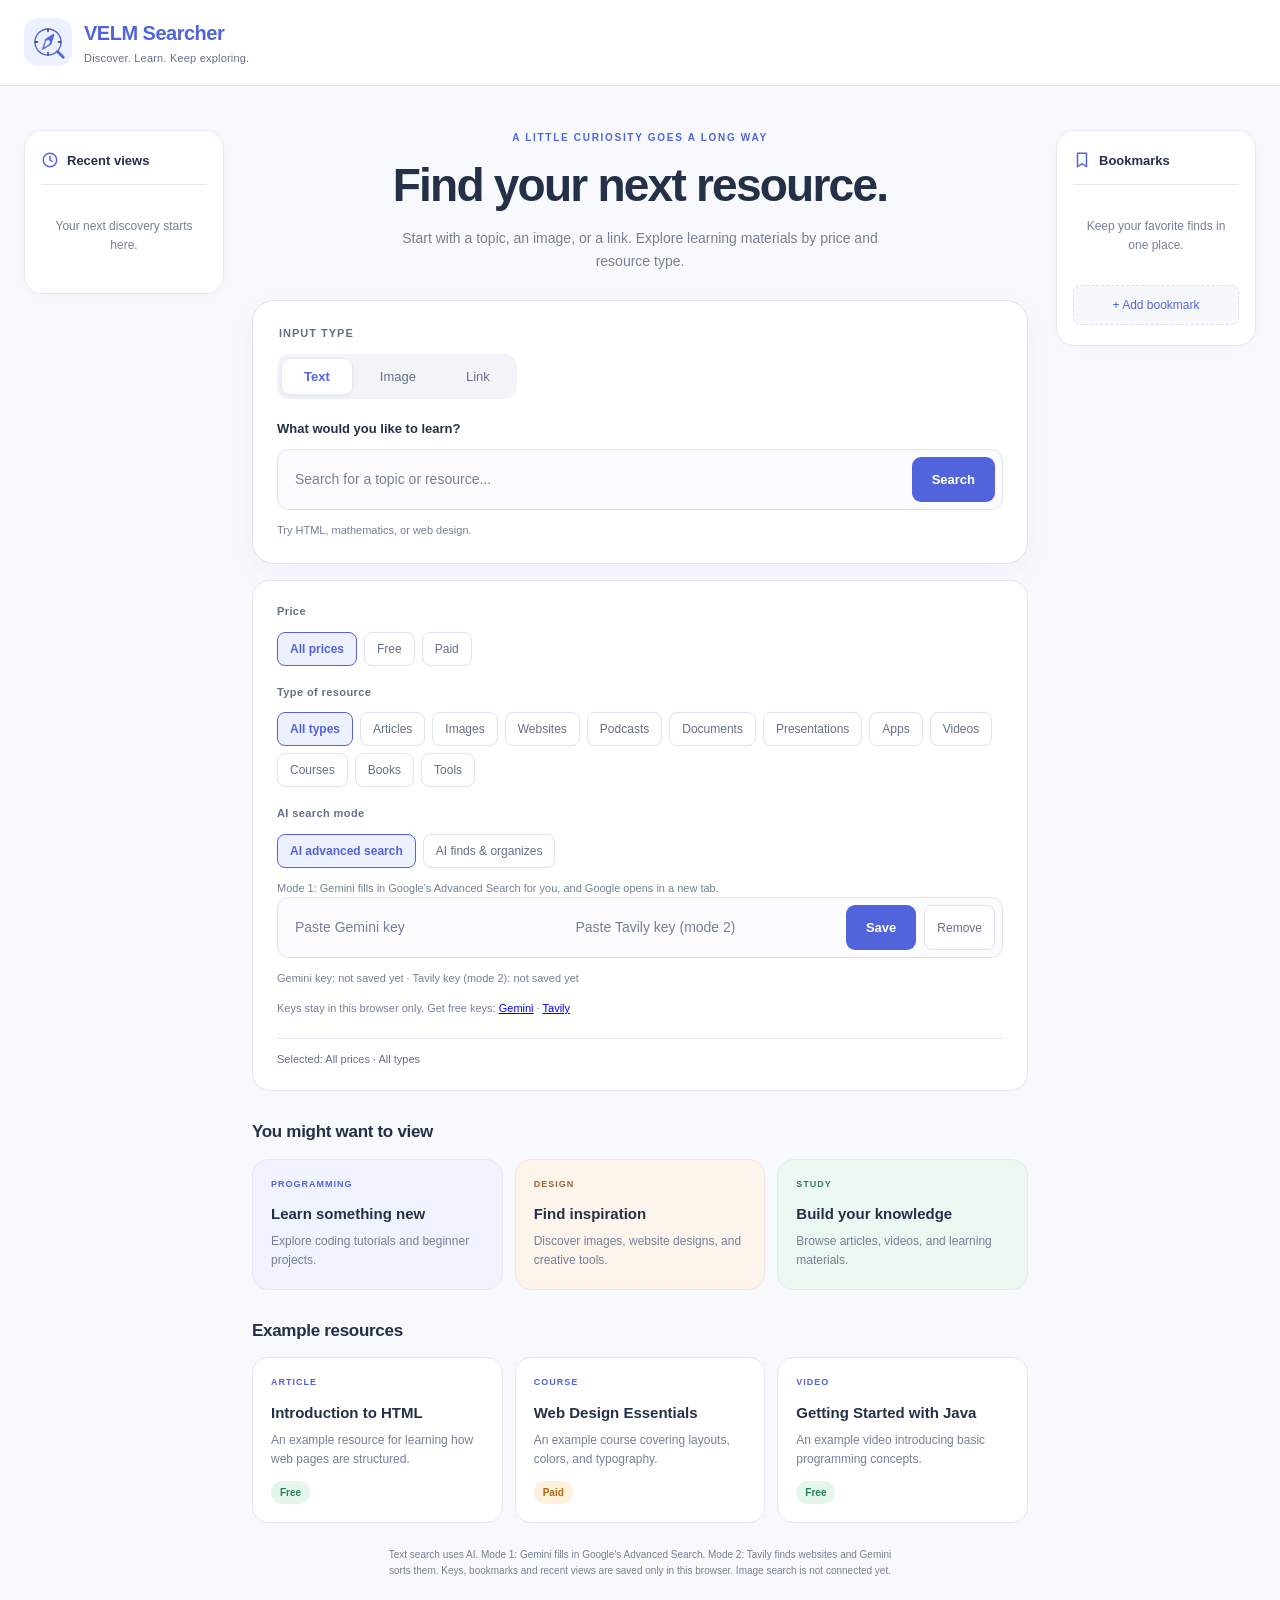
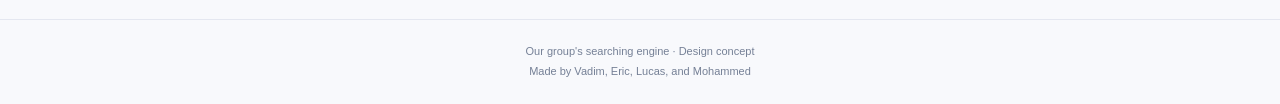
<file: Advanced Searcher/HTML.html>
<!DOCTYPE html>
<html lang="en">
<head>
  <meta charset="UTF-8">
  <meta name="viewport" content="width=device-width, initial-scale=1.0">
  <title>VELM Searcher</title>

  <link rel="stylesheet" href="resource-search.css">
  <link rel="stylesheet" href="animations.css">
</head>

<body>
  <a class="skip-link" href="#main-content">Skip to search</a>

  <header>
    <div class="brand">
      <span class="brand-icon" aria-hidden="true">
        <svg viewBox="0 0 80 80" focusable="false">
          <circle cx="40" cy="40" r="29"/>
          <path d="M61 61 L74 74" stroke-width="6"/>
          <path
            class="secondary"
            d="M40 11 V17 M40 63 V69 M11 40 H17 M63 40 H69"
          />
          <path d="M52 24 L45 45 L28 56 L35 35 Z"/>
          <path d="M52 24 L35 35 L45 45 Z" fill="#5264db"/>
          <circle cx="40" cy="40" r="3" fill="white" stroke="white"/>
        </svg>
      </span>

      <span>
        VELM Searcher
        <small class="brand-tagline">
          Discover. Learn. Keep exploring.
        </small>
      </span>
    </div>
  </header>

  <div class="page-layout">
    <!-- Left sidebar -->
    <aside class="sidebar" aria-labelledby="recent-heading">
      <h2 class="sidebar-heading" id="recent-heading">
        <svg viewBox="0 0 24 24" aria-hidden="true">
          <circle cx="12" cy="12" r="9"/>
          <path d="M12 7 V12 L15 14"/>
        </svg>
        Recent views
      </h2>

      <p class="sidebar-empty" id="recent-empty">
        Your next discovery starts here.
      </p>

      <ul class="link-list" id="recent-list"></ul>
    </aside>

    <!-- Main content -->
    <main id="main-content">
      <p class="eyebrow">A LITTLE CURIOSITY GOES A LONG WAY</p>

      <h1>Find your next resource.</h1>

      <p class="subtitle">
        Start with a topic, an image, or a link.
        Explore learning materials by price and resource type.
      </p>

      <section class="search-panel" aria-label="Search inputs">
        <fieldset class="input-type">
          <legend>Input type</legend>

          <input
            class="type-radio"
            type="radio"
            name="input-type"
            id="type-text"
            value="text"
            checked
          >

          <input
            class="type-radio"
            type="radio"
            name="input-type"
            id="type-image"
            value="image"
          >

          <input
            class="type-radio"
            type="radio"
            name="input-type"
            id="type-link"
            value="link"
          >

          <div class="input-type-options">
            <label class="type-option" for="type-text">Text</label>
            <label class="type-option" for="type-image">Image</label>
            <label class="type-option" for="type-link">Link</label>
          </div>

          <!-- Text search -->
          <div class="input-panel text-panel">
            <label class="field-label" for="text-search">
              What would you like to learn?
            </label>

            <form class="search-box" id="text-form">
              <input
                class="search-input"
                id="text-search"
                type="search"
                placeholder="Search for a topic or resource..."
                aria-describedby="text-help"
                required
              >

              <button class="search-button" type="submit">
                Search
              </button>
            </form>

            <p class="input-help" id="text-help">
              Try HTML, mathematics, or web design.
            </p>
          </div>

          <!-- Image search -->
          <div class="input-panel image-panel">
            <div class="upload-area">
              <label class="field-label" for="image-search">
                Choose a picture or image
              </label>

              <p>Select a picture, screenshot, or diagram.</p>

              <input
                class="image-input"
                id="image-search"
                type="file"
                accept="image/*"
                aria-describedby="image-help"
              >
            </div>

            <div class="image-actions">
              <button class="search-button" type="button" disabled>
                Search with image
              </button>
            </div>

            <p class="input-help" id="image-help">
              Image selection is available; uploading is not connected.
            </p>
          </div>

          <!-- Link search -->
          <div class="input-panel link-panel">
            <label class="field-label" for="link-search">
              Paste a resource link
            </label>

            <!-- JavaScript adds https:// when necessary. -->
            <form class="search-box" id="link-form" novalidate>
              <input
                class="search-input"
                id="link-search"
                type="url"
                placeholder="https://example.com/resource"
                aria-describedby="link-help"
                required
              >

              <button class="search-button" type="submit">
                Search with link
              </button>
            </form>

            <p class="input-help" id="link-help">
              Enter a website, article, video, or document link.
            </p>

            <div class="link-preview" id="link-preview" hidden></div>
          </div>
        </fieldset>

        <p class="search-status" id="search-status" role="status"></p>

        <!-- Mode 1 writes what Gemini filled in here. -->
        <p class="input-help" id="ai-filled" hidden></p>
      </section>

      <!-- Filters -->
      <section class="filters" aria-label="Resource preferences">
        <div class="filter-group">
          <h2 class="filter-label" id="price-label">Price</h2>

          <div
            class="options"
            id="price-options"
            role="group"
            aria-labelledby="price-label"
            data-filter="price"
          >
            <button
              class="option selected"
              type="button"
              data-value="all"
              aria-pressed="true"
            >
              All prices
            </button>

            <button
              class="option"
              type="button"
              data-value="free"
              aria-pressed="false"
            >
              Free
            </button>

            <button
              class="option"
              type="button"
              data-value="paid"
              aria-pressed="false"
            >
              Paid
            </button>
          </div>
        </div>

        <div class="filter-group">
          <h2 class="filter-label" id="resource-label">
            Type of resource
          </h2>

          <div
            class="options"
            id="resource-options"
            role="group"
            aria-labelledby="resource-label"
            data-filter="type"
          >
            <button class="option selected" type="button"
                    data-value="all" aria-pressed="true">
              All types
            </button>

            <button class="option" type="button"
                    data-value="articles" aria-pressed="false">
              Articles
            </button>

            <button class="option" type="button"
                    data-value="images" aria-pressed="false">
              Images
            </button>

            <button class="option" type="button"
                    data-value="websites" aria-pressed="false">
              Websites
            </button>

            <button class="option" type="button"
                    data-value="podcasts" aria-pressed="false">
              Podcasts
            </button>

            <button class="option" type="button"
                    data-value="documents" aria-pressed="false">
              Documents
            </button>

            <button class="option" type="button"
                    data-value="presentations" aria-pressed="false">
              Presentations
            </button>

            <button class="option" type="button"
                    data-value="apps" aria-pressed="false">
              Apps
            </button>

            <button class="option" type="button"
                    data-value="videos" aria-pressed="false">
              Videos
            </button>

            <button class="option" type="button"
                    data-value="courses" aria-pressed="false">
              Courses
            </button>

            <button class="option" type="button"
                    data-value="books" aria-pressed="false">
              Books
            </button>

            <button class="option" type="button"
                    data-value="tools" aria-pressed="false">
              Tools
            </button>
          </div>
        </div>

        <!-- AI: the two search modes and the keys. JS (mode.js, keys.js, demo.js) uses these ids. -->
        <div class="filter-group" id="ai-group">
          <h2 class="filter-label" id="ai-label">AI search mode</h2>

          <div
            class="options"
            id="mode-options"
            role="group"
            aria-labelledby="ai-label"
          >
            <button class="option selected" type="button"
                    data-value="advanced" aria-pressed="true">
              AI advanced search
            </button>

            <button class="option" type="button"
                    data-value="organize" aria-pressed="false">
              AI finds &amp; organizes
            </button>
          </div>

          <p class="input-help" id="mode-help"></p>

          <!-- Keys are saved only in this browser (localStorage), never in the code. -->
          <form class="search-box" id="key-form" autocomplete="off">
            <input
              class="search-input"
              id="gemini-key"
              type="password"
              placeholder="Paste Gemini key"
              aria-label="Gemini API key"
            >

            <input
              class="search-input"
              id="tavily-key"
              type="password"
              placeholder="Paste Tavily key (mode 2)"
              aria-label="Tavily API key"
            >

            <button class="search-button" type="submit">Save</button>
            <button class="option" type="button" id="key-remove">Remove</button>
          </form>

          <p class="input-help" id="key-status" role="status"></p>

          <p class="input-help">
            Keys stay in this browser only. Get free keys:
            <a href="https://aistudio.google.com/apikey" target="_blank" rel="noopener">Gemini</a> ·
            <a href="https://app.tavily.com/" target="_blank" rel="noopener">Tavily</a>
          </p>
        </div>

        <p class="selection-summary" id="selection-summary" role="status">
          Selected: All prices · All types
        </p>
      </section>

      <!-- Results area: the sample cards show until the first mode 2 search,
           then organize.js replaces everything inside #results. -->
      <div id="results">
      <!-- Suggestions -->
      <section aria-labelledby="suggestions-heading">
        <h2 class="section-heading" id="suggestions-heading">
          You might want to view
        </h2>

        <div class="resources">
          <article class="resource-card">
            <div class="resource-type">PROGRAMMING</div>
            <h3>Learn something new</h3>
            <p>Explore coding tutorials and beginner projects.</p>
          </article>

          <article class="resource-card">
            <div class="resource-type">DESIGN</div>
            <h3>Find inspiration</h3>
            <p>Discover images, website designs, and creative tools.</p>
          </article>

          <article class="resource-card">
            <div class="resource-type">STUDY</div>
            <h3>Build your knowledge</h3>
            <p>Browse articles, videos, and learning materials.</p>
          </article>
        </div>
      </section>

      <!-- Sample resources -->
      <section aria-labelledby="examples-heading">
        <h2 class="section-heading" id="examples-heading">
          Example resources
        </h2>

        <div class="resources">
          <article class="resource-card">
            <div class="resource-type">ARTICLE</div>
            <h3>Introduction to HTML</h3>
            <p>
              An example resource for learning how web pages
              are structured.
            </p>
            <span class="badge free">Free</span>
          </article>

          <article class="resource-card">
            <div class="resource-type">COURSE</div>
            <h3>Web Design Essentials</h3>
            <p>
              An example course covering layouts, colors,
              and typography.
            </p>
            <span class="badge paid">Paid</span>
          </article>

          <article class="resource-card">
            <div class="resource-type">VIDEO</div>
            <h3>Getting Started with Java</h3>
            <p>
              An example video introducing basic
              programming concepts.
            </p>
            <span class="badge free">Free</span>
          </article>
        </div>
      </section>
      </div>

      <p class="note">
        Text search uses AI. Mode 1: Gemini fills in Google's Advanced Search.
        Mode 2: Tavily finds websites and Gemini sorts them.
        Keys, bookmarks and recent views are saved only in this browser.
        Image search is not connected yet.
      </p>
    </main>

    <!-- Right sidebar -->
    <aside class="sidebar" aria-labelledby="bookmarks-heading">
      <h2 class="sidebar-heading" id="bookmarks-heading">
        <svg viewBox="0 0 24 24" aria-hidden="true">
          <path d="M6 3 H18 V21 L12 17 L6 21 Z"/>
        </svg>
        Bookmarks
      </h2>

      <p class="sidebar-empty" id="bookmark-empty">
        Keep your favorite finds in one place.
      </p>

      <ul class="link-list" id="bookmark-list"></ul>

      <button
        class="option add-button"
        type="button"
        id="add-bookmark"
      >
        + Add bookmark
      </button>
    </aside>
  </div>

  <!-- Bookmark dialog -->
  <dialog id="bookmark-dialog" aria-labelledby="bookmark-dialog-title">
    <form id="bookmark-form" novalidate>
      <h2 class="filter-label" id="bookmark-dialog-title">
        Add a bookmark
      </h2>

      <label class="field-label" for="bookmark-name">
        Name (optional)
      </label>

      <input
        id="bookmark-name"
        type="text"
        placeholder="AniList"
      >

      <label class="field-label" for="bookmark-url">
        Address
      </label>

      <input
        id="bookmark-url"
        type="url"
        placeholder="anilist.co"
        required
      >

      <p class="search-status" id="bookmark-error" role="alert"></p>

      <div class="dialog-actions">
        <button class="option" type="button" id="bookmark-cancel">
          Cancel
        </button>

        <button class="search-button" type="submit">
          Add
        </button>
      </div>
    </form>
  </dialog>

  <!-- JavaScript fills and positions the bookmark hover preview. -->
  <div class="preview-card" id="preview-card" hidden></div>

  <footer>
    Our group's searching engine · Design concept
    <br>
    Made by Vadim, Eric, Lucas, and Mohammed
  </footer>

  <!-- Run this page through Live Preview to load JavaScript modules. -->
  <script type="module" src="js/app.js"></script>
</body>
</html>
</file>
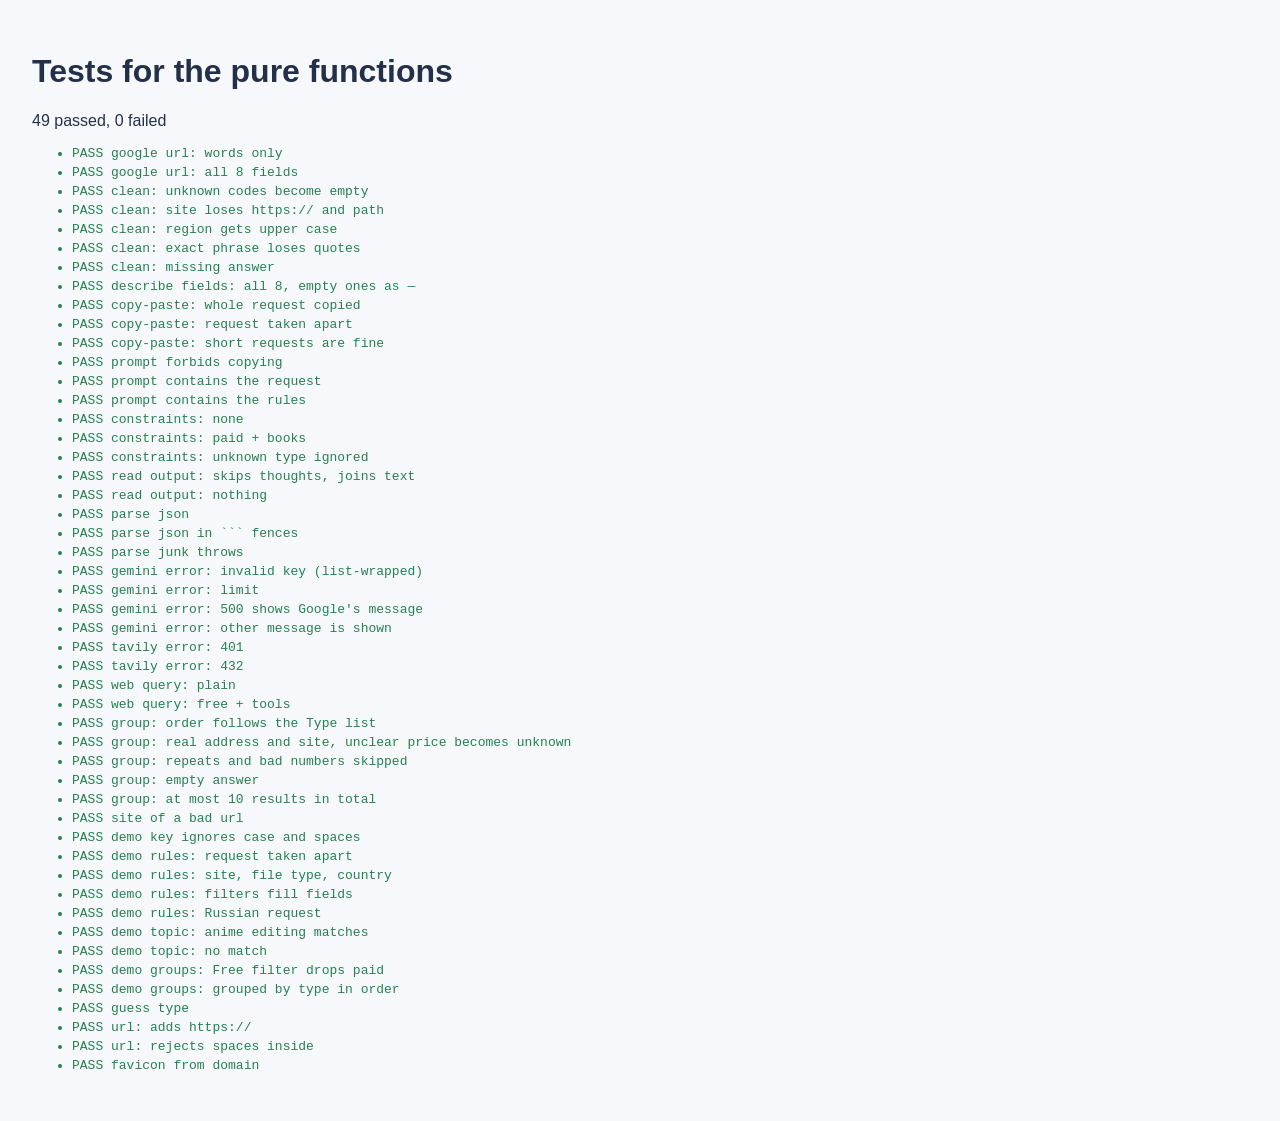
<file: Advanced Searcher/tests.html>
<!DOCTYPE html>
<html lang="en">
<head>
  <meta charset="UTF-8">
  <title>VELM Searcher tests</title>
  <style>
    body { font-family: Arial, sans-serif; padding: 24px; background: #f6f8fc; color: #243047; }
    li { margin: 4px 0; font-family: Consolas, monospace; font-size: 13px; }
    .pass { color: #278051; }
    .fail { color: #b3261e; font-weight: bold; }
  </style>
</head>
<body>
  <h1>Tests for the pure functions</h1>
  <p id="total">Running…</p>
  <ul id="results"></ul>

  <script type="module">
    import { buildGoogleUrl, cleanFields, describeFields, buildFieldsPrompt, isCopyPaste } from "./js/search.js";
    import { readOutputText, parseJsonAnswer, geminiErrorMessage } from "./js/ai.js";
    import { tavilyErrorMessage } from "./js/tavily.js";
    import { buildWebQuery, groupResults, siteOf } from "./js/organize.js";
    import { describeConstraints } from "./js/filters.js";
    import { demoKey, ruleFields, preparedFor, groupDemoItems, guessType } from "./js/demo.js";
    import { normalizeUrl, faviconUrl } from "./js/bookmarks.js";

    const results = document.querySelector("#results");
    let passed = 0;
    let failed = 0;

    function check(name, actual, expected) {
      const ok = JSON.stringify(actual) === JSON.stringify(expected);
      ok ? passed++ : failed++;
      const row = document.createElement("li");
      row.className = ok ? "pass" : "fail";
      row.textContent = ok
        ? `PASS  ${name}`
        : `FAIL  ${name}: expected ${JSON.stringify(expected)}, got ${JSON.stringify(actual)}`;
      results.append(row);
    }

    function throws(fn) {
      try { fn(); return false; } catch { return true; }
    }

    const empty = { allWords: "", exactPhrase: "", noneOfWords: "", site: "", fileType: "", lastUpdate: "", language: "", region: "" };
    const noFilters = { price: "all", type: "all" };

    // ---- search.js (mode 1) ----
    check("google url: words only",
      buildGoogleUrl({ ...empty, allWords: "anime editing" }),
      "https://www.google.com/search?as_q=anime+editing");
    check("google url: all 8 fields",
      buildGoogleUrl({ allWords: "editor", exactPhrase: "free", noneOfWords: "reddit", site: "github.com",
                       fileType: "pdf", lastUpdate: "y", language: "en", region: "CA" }),
      "https://www.google.com/search?as_q=editor&as_epq=free&as_eq=reddit&as_sitesearch=github.com&as_filetype=pdf&as_qdr=y&lr=lang_en&cr=countryCA");
    check("clean: unknown codes become empty",
      cleanFields({ allWords: " a  b ", fileType: "docx", lastUpdate: "z", language: "xx", region: "zz" }),
      { ...empty, allWords: "a b" });
    check("clean: site loses https:// and path",
      cleanFields({ allWords: "x", site: "https://www.YouTube.com/watch?v=1" }).site,
      "www.youtube.com");
    check("clean: region gets upper case", cleanFields({ allWords: "x", region: "ca" }).region, "CA");
    check("clean: exact phrase loses quotes", cleanFields({ allWords: "x", exactPhrase: "\"free\"" }).exactPhrase, "free");
    check("clean: missing answer", cleanFields(null), empty);
    check("describe fields: all 8, empty ones as —",
      describeFields({ ...empty, allWords: "editor", exactPhrase: "free", lastUpdate: "y", language: "en" }),
      "all these words: editor · exact phrase: “free” · none of these words: — · site: — · file type: — · last update: past year · language: en · region: —");
    check("copy-paste: whole request copied",
      isCopyPaste({ ...empty, allWords: "Free anime editing software!", language: "en" }, "free anime editing software"), true);
    check("copy-paste: request taken apart",
      isCopyPaste({ ...empty, allWords: "anime editing software", exactPhrase: "free" }, "free anime editing software"), false);
    check("copy-paste: short requests are fine",
      isCopyPaste({ ...empty, allWords: "frieren" }, "frieren"), false);
    check("prompt forbids copying", buildFieldsPrompt("x", noFilters).includes("Do NOT copy the request into allWords"), true);
    check("prompt contains the request", buildFieldsPrompt("frieren", noFilters).includes("User request: frieren"), true);
    check("prompt contains the rules",
      buildFieldsPrompt("x", { price: "free", type: "videos" }).includes("Only free resources. Only resources of type: videos."), true);

    // ---- filters.js ----
    check("constraints: none", describeConstraints(noFilters), []);
    check("constraints: paid + books", describeConstraints({ price: "paid", type: "books" }),
      ["Only paid resources.", "Only resources of type: books."]);
    check("constraints: unknown type ignored", describeConstraints({ price: "all", type: "nonsense" }), []);

    // ---- ai.js ----
    // The reply shape below is Google's documented example for the Interactions API.
    const reply = { status: "completed", steps: [
      { type: "thought", summary: [] },
      { type: "model_output", content: [{ type: "text", text: "{\"allWords\":" }, { type: "text", text: "\"x\"}" }] },
    ] };
    check("read output: skips thoughts, joins text", readOutputText(reply), "{\"allWords\":\"x\"}");
    check("read output: nothing", readOutputText({}), "");
    check("parse json", parseJsonAnswer("{\"a\":1}"), { a: 1 });
    check("parse json in ``` fences", parseJsonAnswer("```json\n{\"a\":1}\n```"), { a: 1 });
    check("parse junk throws", throws(() => parseJsonAnswer("not json")), true);
    // This error body is the real answer to a fake key, recorded on Oct 14 (note the [ ] around it).
    const badKey = [{ error: { code: 400, message: "API key not valid. Please pass a valid API key.",
      status: "INVALID_ARGUMENT", details: [{ reason: "API_KEY_INVALID" }] } }];
    check("gemini error: invalid key (list-wrapped)", geminiErrorMessage(400, badKey),
      "Your Gemini key isn't valid. Check it in the AI section.");
    check("gemini error: limit", geminiErrorMessage(429, null),
      "Gemini's free limit is used up for now. Wait a minute and try again.");
    check("gemini error: 500 shows Google's message", geminiErrorMessage(500, { error: { code: 500, message: "Internal error encountered." } }),
      "Gemini is having trouble right now (error 500: Internal error encountered.). Try again in a moment.");
    check("gemini error: other message is shown", geminiErrorMessage(400, { error: { message: "Bad schema" } }),
      "Gemini rejected the request: Bad schema");

    // ---- tavily.js ----
    check("tavily error: 401", tavilyErrorMessage(401), "Your Tavily key isn't valid. Check it in the AI section.");
    check("tavily error: 432", tavilyErrorMessage(432), "Your Tavily search limit is used up for this month.");

    // ---- organize.js (mode 2) ----
    check("web query: plain", buildWebQuery(" frieren ", noFilters), "frieren");
    check("web query: free + tools", buildWebQuery("anime editing", { price: "free", type: "tools" }), "anime editing free tool");
    const web = [
      { title: "A", url: "https://www.a.com/x", content: "" },
      { title: "B", url: "https://b.org/", content: "" },
      { title: "C", url: "https://c.net/", content: "" },
    ];
    const groups = groupResults({ results: [
      { index: 2, type: "videos", price: "free", reason: "r2" },
      { index: 0, type: "articles", price: "maybe", reason: "r0" },
      { index: 2, type: "videos", price: "free", reason: "repeat" },
      { index: 9, type: "tools", price: "paid", reason: "no such result" },
      { index: 1, type: "spaceships", price: "paid", reason: "bad type" },
    ] }, web);
    check("group: order follows the Type list", groups.map((g) => g.type), ["articles", "videos"]);
    check("group: real address and site, unclear price becomes unknown", groups[0].items[0],
      { title: "A", url: "https://www.a.com/x", site: "a.com", price: "unknown", reason: "r0" });
    check("group: repeats and bad numbers skipped", groups[1].items.length, 1);
    check("group: empty answer", groupResults(null, web), []);
    const many = Array.from({ length: 14 }, (_, i) => ({ title: "R" + i, url: "https://r" + i + ".com/", content: "" }));
    const capped = groupResults({ results: many.map((_, i) => ({ index: i, type: "tools", price: "free", reason: "" })) }, many);
    check("group: at most 10 results in total", capped[0].items.length, 10);
    check("site of a bad url", siteOf("not a url"), "not a url");

    // ---- demo.js ----
    check("demo key ignores case and spaces", demoKey("  Free   Anime ", noFilters), "free anime|all|all");
    check("demo rules: request taken apart",
      ruleFields("free anime editing software, no reddit, latest", noFilters),
      { allWords: "anime editing software", exactPhrase: "free", noneOfWords: "reddit", site: "", fileType: "", lastUpdate: "y", language: "en", region: "" });
    check("demo rules: site, file type, country",
      ruleFields("python cheat sheet pdf on github canada", noFilters),
      { allWords: "python cheat sheet", exactPhrase: "", noneOfWords: "", site: "github.com", fileType: "pdf", lastUpdate: "", language: "en", region: "CA" });
    check("demo rules: filters fill fields", ruleFields("chemistry", { price: "free", type: "documents" }).fileType + "|" + ruleFields("chemistry", { price: "free", type: "documents" }).exactPhrase, "pdf|free");
    check("demo rules: Russian request", ruleFields("уроки рисования", noFilters).language, "ru");
    check("demo topic: anime editing matches", preparedFor("Free anime editing software")?.words, ["anime", "edit"]);
    check("demo topic: no match", preparedFor("chemistry homework"), null);
    check("demo groups: Free filter drops paid", groupDemoItems(preparedFor("anime editing").results, { price: "free", type: "all" })[0].items.length, 5);
    check("demo groups: grouped by type in order", groupDemoItems(preparedFor("javascript").results, noFilters).map((g) => g.type), ["articles", "courses", "books"]);
    check("guess type", [guessType("https://www.youtube.com/watch?v=1", "x"), guessType("https://a.com/f.pdf", "x"), guessType("https://a.com", "Some page")],
      ["videos", "documents", "websites"]);

    // ---- bookmarks.js ----
    check("url: adds https://", normalizeUrl("anilist.co"), "https://anilist.co/");
    check("url: rejects spaces inside", throws(() => normalizeUrl("my site.com")), true);
    check("favicon from domain", faviconUrl("https://anilist.co/anime/1"), "https://www.google.com/s2/favicons?sz=64&domain=anilist.co");

    document.querySelector("#total").textContent = `${passed} passed, ${failed} failed`;
  </script>
</body>
</html>
</file>
<file: Advanced Searcher/resource-search.css>
/* ---------- Theme ---------- */

:root {
  --ink: #243047;
  --muted: #647088;
  --accent: #5264db;
  --line: #e4e7f0;
  --soft: #edf0ff;
}

* {
  box-sizing: border-box;
}

body {
  margin: 0;
  color: var(--ink);
  background: #f8f9fc;
  font-family: "Segoe UI", Arial, sans-serif;
  line-height: 1.5;
}

button,
input {
  font-family: inherit;
}

[hidden] {
  display: none !important;
}

/* ---------- Keyboard accessibility ---------- */

button:focus-visible,
input:focus-visible,
a:focus-visible,
#type-text:focus-visible ~ .input-type-options label[for="type-text"],
#type-image:focus-visible ~ .input-type-options label[for="type-image"],
#type-link:focus-visible ~ .input-type-options label[for="type-link"] {
  outline: 3px solid var(--accent);
  outline-offset: 3px;
}

.skip-link {
  position: fixed;
  top: -100px;
  left: 16px;
  z-index: 100;
  padding: 12px 18px;
  color: var(--accent);
  background: white;
  border-radius: 8px;
}

.skip-link:focus {
  top: 12px;
}

/* ---------- Header and logo ---------- */

header {
  padding: 18px max(24px, calc((100vw - 1376px) / 2));
  background: white;
  border-bottom: 1px solid var(--line);
}

.brand {
  display: flex;
  align-items: center;
  gap: 12px;
  color: var(--accent);
  font-size: 20px;
  font-weight: bold;
  letter-spacing: -0.5px;
}

.brand-icon {
  width: 48px;
  height: 48px;
  flex-shrink: 0;
  display: grid;
  place-items: center;
  background: var(--soft);
  border-radius: 14px;
}

.brand-icon svg {
  width: 36px;
  height: 36px;
  fill: none;
  stroke: var(--accent);
  stroke-width: 3;
  stroke-linecap: round;
  stroke-linejoin: round;
}

.brand-icon .secondary {
  stroke: var(--ink);
}

.brand-tagline {
  display: block;
  margin-top: 2px;
  color: var(--muted);
  font-size: 11px;
  font-weight: 400;
  letter-spacing: 0.2px;
}

/* ---------- Main page layout ---------- */

.page-layout {
  display: grid;
  grid-template-columns: 200px minmax(0, 1fr) 200px;
  align-items: start;
  gap: 28px;
  max-width: 1424px;
  margin: auto;
  padding: 44px 24px 40px;
}

main {
  min-width: 0;
}

.eyebrow {
  margin: 0 0 14px;
  color: var(--accent);
  text-align: center;
  font-size: 10px;
  font-weight: 700;
  letter-spacing: 1.7px;
}

h1 {
  margin: 0 0 12px;
  text-align: center;
  font-size: clamp(32px, 3.6vw, 48px);
  line-height: 1.15;
  letter-spacing: -1.8px;
}

.subtitle {
  max-width: 480px;
  margin: 16px auto 28px;
  color: #758096;
  text-align: center;
  font-size: 14px;
  line-height: 1.6;
}

/* ---------- Recent views and bookmarks ---------- */

.sidebar {
  position: sticky;
  top: 24px;
  min-width: 0;
  padding: 20px 16px;
  border: 1px solid var(--line);
  border-radius: 18px;
  background: white;
  box-shadow: 0 4px 16px rgb(36 48 71 / 2%);
}

.sidebar-heading {
  display: flex;
  align-items: center;
  gap: 8px;
  margin: 0 0 14px;
  padding-bottom: 14px;
  border-bottom: 1px solid var(--line);
  font-size: 13px;
}

.sidebar-heading svg {
  width: 18px;
  height: 18px;
  flex-shrink: 0;
  fill: none;
  stroke: var(--accent);
  stroke-width: 2;
  stroke-linecap: round;
  stroke-linejoin: round;
}

.sidebar-empty {
  margin: 0;
  padding: 18px 8px;
  color: #758096;
  text-align: center;
  font-size: 12px;
  line-height: 1.6;
}

.link-list {
  display: grid;
  gap: 8px;
  margin: 0;
  padding: 0;
  list-style: none;
}

.link-list li {
  display: flex;
  align-items: center;
  gap: 6px;
  padding: 8px 0;
  border-bottom: 1px solid #f0f2f7;
}

.link-list a {
  min-width: 0;
  color: var(--ink);
  text-decoration: none;
  font-size: 12px;
  overflow-wrap: anywhere;
}

.link-list a:hover {
  color: var(--accent);
}

.bookmark {
  flex: 1;
  display: flex;
  align-items: center;
  gap: 8px;
  min-width: 0;
}

.bookmark img {
  width: 18px;
  height: 18px;
  flex-shrink: 0;
}

.bookmark span {
  min-width: 0;
  overflow-wrap: anywhere;
}

.remove-button {
  flex-shrink: 0;
  min-width: 28px;
  min-height: 28px;
  border: none;
  border-radius: 6px;
  background: none;
  color: #758096;
  font-size: 16px;
  cursor: pointer;
}

.remove-button:hover {
  color: #c0392b;
  background: #fff0ef;
}

/* ---------- Search panel ---------- */

.search-panel {
  padding: 24px;
  border: 1px solid #dce2f5;
  border-radius: 22px;
  background: white;
  box-shadow: 0 8px 30px rgb(82 100 219 / 5%);
}

.input-type {
  min-width: 0;
  margin: 0;
  padding: 0;
  border: none;
}

.input-type legend {
  margin: 0 0 12px;
  color: var(--muted);
  font-size: 11px;
  font-weight: bold;
  text-transform: uppercase;
  letter-spacing: 1px;
}

/* Visually hide radios while keeping keyboard access. */

.type-radio {
  position: absolute;
  width: 1px;
  height: 1px;
  margin: -1px;
  padding: 0;
  border: 0;
  overflow: hidden;
  clip-path: inset(50%);
  white-space: nowrap;
}

.input-type-options {
  display: flex;
  flex-wrap: wrap;
  gap: 4px;
  width: fit-content;
  margin-bottom: 20px;
  padding: 4px;
  border-radius: 12px;
  background: #f2f4fa;
}

.type-option {
  padding: 8px 22px;
  border: 1px solid transparent;
  border-radius: 9px;
  background: transparent;
  color: var(--muted);
  font-size: 13px;
  cursor: pointer;
}

.type-option:hover {
  color: var(--accent);
  background: var(--soft);
}

#type-text:checked ~ .input-type-options label[for="type-text"],
#type-image:checked ~ .input-type-options label[for="type-image"],
#type-link:checked ~ .input-type-options label[for="type-link"] {
  border-color: var(--line);
  color: var(--accent);
  background: white;
  font-weight: bold;
  box-shadow: 0 2px 5px rgb(36 48 71 / 5%);
}

/* Display the panel matching the selected radio. */

.input-panel {
  display: none;
}

#type-text:checked ~ .text-panel,
#type-image:checked ~ .image-panel,
#type-link:checked ~ .link-panel {
  display: block;
}

.field-label {
  display: block;
  margin-bottom: 10px;
  font-size: 13px;
  font-weight: bold;
}

.search-box {
  display: flex;
  gap: 8px;
  padding: 7px;
  border: 1px solid #dce2ef;
  border-radius: 12px;
  background: #fcfcff;
}

.search-input {
  flex: 1;
  width: 100%;
  min-width: 0;
  padding: 12px 10px;
  border: none;
  border-radius: 6px;
  color: var(--ink);
  background: transparent;
  font: inherit;
  font-size: 14px;
}

.search-input::placeholder {
  color: #758096;
}

.search-button {
  min-height: 44px;
  padding: 12px 20px;
  border: none;
  border-radius: 9px;
  color: white;
  background: var(--accent);
  font-size: 13px;
  font-weight: 600;
  white-space: nowrap;
  cursor: pointer;
}

.search-button:disabled {
  opacity: 0.55;
  cursor: not-allowed;
}

.input-help {
  margin: 12px 0 0;
  color: #758096;
  font-size: 11px;
  line-height: 1.6;
}

.search-status {
  min-height: 1em;
  margin: 12px 0 0;
  color: #a56b17;
  font-size: 13px;
  overflow-wrap: anywhere;
}

.search-status:empty {
  display: none;
}

/* ---------- Image input ---------- */

.upload-area {
  padding: 28px 18px;
  border: 2px dashed #cbd3f4;
  border-radius: 15px;
  background: #f9faff;
  text-align: center;
}

.upload-area p {
  color: #758096;
  font-size: 13px;
  line-height: 1.6;
}

.image-input {
  max-width: 100%;
  color: var(--muted);
  font: inherit;
  font-size: 13px;
}

.image-input::file-selector-button {
  margin-right: 12px;
  padding: 10px 16px;
  border: none;
  border-radius: 8px;
  color: var(--accent);
  background: var(--soft);
  cursor: pointer;
}

.image-actions {
  display: flex;
  justify-content: flex-end;
  margin-top: 14px;
}

/* ---------- Price, resource type, and AI ---------- */

.filters {
  margin-top: 16px;
  padding: 22px 24px;
  border: 1px solid var(--line);
  border-radius: 18px;
  background: white;
}

.filter-group + .filter-group {
  margin-top: 18px;
}

.filter-label {
  margin: 0 0 12px;
  color: var(--muted);
  font-size: 11px;
  font-weight: bold;
  letter-spacing: 0.4px;
}

.options {
  display: flex;
  flex-wrap: wrap;
  gap: 7px;
}

.option {
  padding: 7px 12px;
  border: 1px solid #dce2ef;
  border-radius: 8px;
  color: var(--muted);
  background: white;
  font: inherit;
  font-size: 12px;
  cursor: pointer;
}

.option:hover {
  border-color: var(--accent);
  background: var(--soft);
}

.option.selected {
  border-color: var(--accent);
  color: var(--accent);
  background: var(--soft);
  font-weight: bold;
}

.ai-toggle {
  display: inline-flex;
  align-items: center;
  gap: 8px;
  font-size: 12px;
  cursor: pointer;
}

.ai-toggle input {
  width: 16px;
  height: 16px;
  accent-color: var(--accent);
}

.selection-summary {
  margin: 20px 0 0;
  padding-top: 12px;
  border-top: 1px solid var(--line);
  color: var(--muted);
  font-size: 11px;
  line-height: 1.6;
}

.add-button {
  width: 100%;
  margin-top: 12px;
  padding: 10px 8px;
  border-style: dashed;
  color: var(--accent);
  background: #f7f8fe;
}

/* ---------- Suggestions and resource cards ---------- */

.section-heading {
  margin: 28px 0 14px;
  font-size: 17px;
  letter-spacing: -0.3px;
}

.resources {
  display: grid;
  grid-template-columns: repeat(3, minmax(0, 1fr));
  gap: 12px;
}

.resource-card {
  min-width: 0;
  padding: 18px;
  border: 1px solid var(--line);
  border-radius: 16px;
  background: white;
}

.resource-type {
  color: var(--accent);
  font-size: 9px;
  font-weight: 700;
  letter-spacing: 1px;
}

.resource-card h3 {
  margin: 12px 0 8px;
  font-size: 15px;
  line-height: 1.4;
}

.resource-card p {
  margin: 0;
  color: #758096;
  font-size: 12px;
  line-height: 1.6;
}

/* Different soft backgrounds for the suggestion cards. */

section[aria-labelledby="suggestions-heading"] .resource-card {
  border-color: #e5e8fa;
  background: #f0f2ff;
}

section[aria-labelledby="suggestions-heading"] .resource-card:nth-child(2) {
  border-color: #f4e7d9;
  background: #fdf4ec;
}

section[aria-labelledby="suggestions-heading"]
.resource-card:nth-child(2) .resource-type {
  color: #986334;
}

section[aria-labelledby="suggestions-heading"] .resource-card:nth-child(3) {
  border-color: #deeee5;
  background: #edf7f2;
}

section[aria-labelledby="suggestions-heading"]
.resource-card:nth-child(3) .resource-type {
  color: #36795c;
}

.badge {
  display: inline-block;
  margin-top: 12px;
  padding: 4px 9px;
  border-radius: 20px;
  font-size: 10px;
  font-weight: bold;
}

.free {
  color: #278051;
  background: #e6f6ed;
}

.paid {
  color: #a56b17;
  background: #fff0dc;
}

/* ---------- Link and bookmark previews ---------- */

.link-preview,
.preview-card {
  padding: 16px;
  border: 1px solid var(--line);
  border-radius: 15px;
  background: white;
  font-size: 13px;
  overflow-wrap: anywhere;
}

.link-preview {
  margin-top: 16px;
}

.link-preview img,
.preview-card img {
  display: block;
  max-width: 100%;
  max-height: 140px;
  margin-bottom: 10px;
  border-radius: 8px;
}

.link-preview p,
.preview-card p {
  color: #758096;
  line-height: 1.6;
}

.preview-actions {
  display: flex;
  flex-wrap: wrap;
  align-items: center;
  gap: 10px;
  margin-top: 14px;
}

.preview-actions a {
  color: var(--accent);
  text-underline-offset: 3px;
}

.preview-card {
  position: fixed;
  z-index: 10;
  width: 280px;
  max-width: calc(100vw - 16px);
  max-height: 70vh;
  overflow-y: auto;
  box-shadow: 0 8px 24px rgb(36 48 71 / 15%);
}

/* ---------- Add bookmark dialog ---------- */

#bookmark-dialog {
  width: min(380px, calc(100vw - 32px));
  max-height: calc(100vh - 32px);
  padding: 24px;
  border: 1px solid var(--line);
  border-radius: 20px;
  overflow-y: auto;
  box-shadow: 0 24px 80px rgb(36 48 71 / 18%);
}

#bookmark-dialog::backdrop {
  background: rgb(36 48 71 / 35%);
}

#bookmark-dialog input {
  display: block;
  width: 100%;
  margin: 6px 0 14px;
  padding: 10px;
  border: 1px solid #dce2ef;
  border-radius: 8px;
  font: inherit;
}

.dialog-actions {
  display: flex;
  justify-content: flex-end;
  gap: 10px;
}

/* ---------- Note and footer ---------- */

.note {
  max-width: 520px;
  margin: 24px auto 0;
  color: #758096;
  text-align: center;
  font-size: 10px;
  line-height: 1.6;
}

footer {
  padding: 22px;
  border-top: 1px solid var(--line);
  color: #758096;
  text-align: center;
  font-size: 11px;
  line-height: 1.8;
}

/* ---------- Smaller desktop screens ---------- */

@media (max-width: 1150px) {
  .page-layout {
    grid-template-columns: 170px minmax(0, 1fr) 170px;
    gap: 16px;
    padding-inline: 20px;
  }

  .resources {
    grid-template-columns: 1fr;
  }
}

/* ---------- Tablets ---------- */

@media (max-width: 1100px) {
  .page-layout {
    grid-template-columns: repeat(2, minmax(0, 1fr));
    max-width: 820px;
  }

  main {
    grid-column: 1 / -1;
    grid-row: 1;
  }

  .sidebar {
    position: static;
  }

  .resources {
    grid-template-columns: repeat(3, minmax(0, 1fr));
  }
}

/* ---------- Phones ---------- */

@media (max-width: 600px) {
  .page-layout {
    gap: 16px;
    padding: 28px 16px;
  }

  .resources {
    grid-template-columns: 1fr;
  }

  h1 {
    letter-spacing: -1px;
  }

  .search-panel,
  .filters {
    padding: 18px;
  }

  .search-box {
    flex-direction: column;
  }

  .search-button {
    width: 100%;
  }

  .search-input {
    font-size: 16px;
  }

  .type-option {
    padding: 8px 18px;
  }

  .brand-tagline {
    font-size: 10px;
  }
}

@media (max-width: 420px) {
  .page-layout {
    grid-template-columns: 1fr;
  }
}
</file>
<file: Advanced Searcher/animations.css>
/* page entrance */
/* starts lower and invisible, ends in place */
@keyframes rise-in {
  from { opacity: 0; transform: translateY(14px); }
  to   { opacity: 1; transform: none; }
}

/* every block inside main uses rise-in */
main > * {
  animation: rise-in 0.6s cubic-bezier(0.2, 0.7, 0.2, 1) backwards;
}
/* each next block starts a bit later */
main > :nth-child(2) { animation-delay: 0.07s; }
main > :nth-child(3) { animation-delay: 0.14s; }
main > :nth-child(4) { animation-delay: 0.21s; }
main > :nth-child(5) { animation-delay: 0.28s; }
main > :nth-child(6) { animation-delay: 0.35s; }
main > :nth-child(7) { animation-delay: 0.42s; }

/* sidebars start after the main part */
.sidebar {
  animation: rise-in 0.6s 0.3s cubic-bezier(0.2, 0.7, 0.2, 1) backwards;
}

/* cards rise in too */
.resources .resource-card {
  animation: rise-in 0.5s cubic-bezier(0.2, 0.7, 0.2, 1) backwards;
}
/* 2nd and 3rd card a bit later */
.resources .resource-card:nth-child(2) { animation-delay: 0.08s; }
.resources .resource-card:nth-child(3) { animation-delay: 0.16s; }

/* compass needle */
/* path 3 and 4 are the two halves of the needle, they turn around the logo centre (40,40) */
.brand-icon svg path:nth-of-type(3),
.brand-icon svg path:nth-of-type(4) {
  transform-box: view-box;
  transform-origin: 40px 40px;
  animation: needle-settle 1.1s cubic-bezier(0.3, 0.8, 0.3, 1) 0.2s both;
}

/* wobble when the mouse is on the logo */
.brand:hover .brand-icon svg path:nth-of-type(3),
.brand:hover .brand-icon svg path:nth-of-type(4) {
  animation: needle-wobble 0.6s ease-in-out;
}

/* spins in on page load, goes a bit too far, comes back */
@keyframes needle-settle {
  0%   { transform: rotate(-270deg); }
  70%  { transform: rotate(14deg); }
  100% { transform: rotate(0); }
}

/* small shake left and right */
@keyframes needle-wobble {
  0%, 100% { transform: rotate(0); }
  30%      { transform: rotate(-14deg); }
  65%      { transform: rotate(8deg); }
}

/* button hover and press */
/* smooth change for hover and press */
.type-option,
.option {
  transition: background-color 0.2s, border-color 0.2s, color 0.2s,
              transform 0.15s, box-shadow 0.2s;
}

/* lift up a bit on hover */
.type-option:hover,
.option:hover {
  transform: translateY(-1px);
  box-shadow: 0 3px 8px rgb(82 100 219 / 14%);
}

/* shrink a bit while pressed */
.type-option:active,
.option:active {
  transform: scale(0.96);
  box-shadow: none;
}

/* selected option pops */
/* runs once when a filter gets selected */
.option.selected {
  animation: pop 0.28s ease-out;
}

/* grow a little then back to normal */
@keyframes pop {
  0%   { transform: scale(1); }
  45%  { transform: scale(1.07); }
  100% { transform: scale(1); }
}

/* search panel switch */
/* only the panel that is showing, runs every time you switch */
#type-text:checked ~ .text-panel,
#type-image:checked ~ .image-panel,
#type-link:checked ~ .link-panel {
  animation: panel-in 0.3s ease-out;
}

/* fade in and move up a little */
@keyframes panel-in {
  from { opacity: 0; transform: translateY(6px); }
  to   { opacity: 1; transform: none; }
}

/* search box focus glow */
/* smooth glow change */
.search-box {
  transition: border-color 0.2s, box-shadow 0.25s;
}

/* blue border and soft ring while you type in it */
.search-box:focus-within {
  border-color: #5264db;
  box-shadow: 0 0 0 4px rgb(82 100 219 / 15%);
}

/* search button */
/* hand cursor and smooth changes */
.search-button {
  cursor: pointer;
  transition: background-color 0.2s, transform 0.15s, box-shadow 0.2s;
}

/* darker blue, lift and shadow on hover */
.search-button:not(:disabled):hover {
  background: #4152c4;
  transform: translateY(-1px);
  box-shadow: 0 4px 12px rgb(82 100 219 / 30%);
}

/* push down while pressed */
.search-button:not(:disabled):active {
  transform: translateY(0) scale(0.97);
  box-shadow: none;
}

/* greyed out button can't be clicked */
.search-button:disabled {
  cursor: not-allowed;
  opacity: 0.55;
}

/* card hover lift */
/* smooth lift */
.resource-card {
  transition: transform 0.25s ease, box-shadow 0.25s ease, border-color 0.25s;
}

/* move up with a shadow on hover */
.resource-card:hover {
  transform: translateY(-3px);
  border-color: #cbd3f4;
  box-shadow: 0 10px 24px rgb(36 48 71 / 10%);
}

/* link preview appears */
/* runs when the preview stops being hidden */
.link-preview:not([hidden]) {
  animation: drop-in 0.3s ease-out;
}

/* drops down from above */
@keyframes drop-in {
  from { opacity: 0; transform: translateY(-8px); }
  to   { opacity: 1; transform: none; }
}

/* bookmark hover preview */
/* grows out from its top right corner */
.preview-card:not([hidden]) {
  transform-origin: right top;
  animation: card-pop 0.18s ease-out;
}

/* small and invisible to full size */
@keyframes card-pop {
  from { opacity: 0; transform: scale(0.94); }
  to   { opacity: 1; transform: none; }
}

/* new list rows slide in */
/* new bookmarks go at the end, new recent views at the top */
#bookmark-list li:last-child,
#recent-list li:first-child {
  animation: row-in 0.3s ease-out;
}

/* slides in from the left */
@keyframes row-in {
  from { opacity: 0; transform: translateX(-10px); }
  to   { opacity: 1; transform: none; }
}

/* link colour fades on hover */
.link-list a {
  transition: color 0.15s;
}

/* remove button */
/* smooth turn */
.remove-button {
  transition: transform 0.2s, color 0.2s;
}

/* turns red and rotates on hover */
.remove-button:hover {
  color: #c0392b;
  transform: rotate(90deg);
}

/* bookmark dialog */
/* window fades and grows in when it opens */
#bookmark-dialog[open] {
  animation: dialog-in 0.22s ease-out;
}

/* dark see-through background behind the window */
#bookmark-dialog::backdrop {
  background: rgb(36 48 71 / 35%);
  animation: fade-in 0.22s ease-out;
}

/* move up and grow in */
@keyframes dialog-in {
  from { opacity: 0; transform: translateY(8px) scale(0.97); }
  to   { opacity: 1; transform: none; }
}

/* just fade in */
@keyframes fade-in {
  from { opacity: 0; }
  to   { opacity: 1; }
}

/* status messages */
/* only when there is a message */
.search-status:not(:empty) {
  animation: status-in 0.3s ease-out;
}

/* slides in from the left */
@keyframes status-in {
  from { opacity: 0; transform: translateX(-6px); }
  to   { opacity: 1; transform: none; }
}

/* reduce motion */
@media (prefers-reduced-motion: reduce) {
  /* almost 0 time so everything looks instant */
  *, *::before, *::after {
    animation-duration: 0.01ms !important;
    animation-delay: 0s !important;
    transition-duration: 0.01ms !important;
  }
}
</file>
